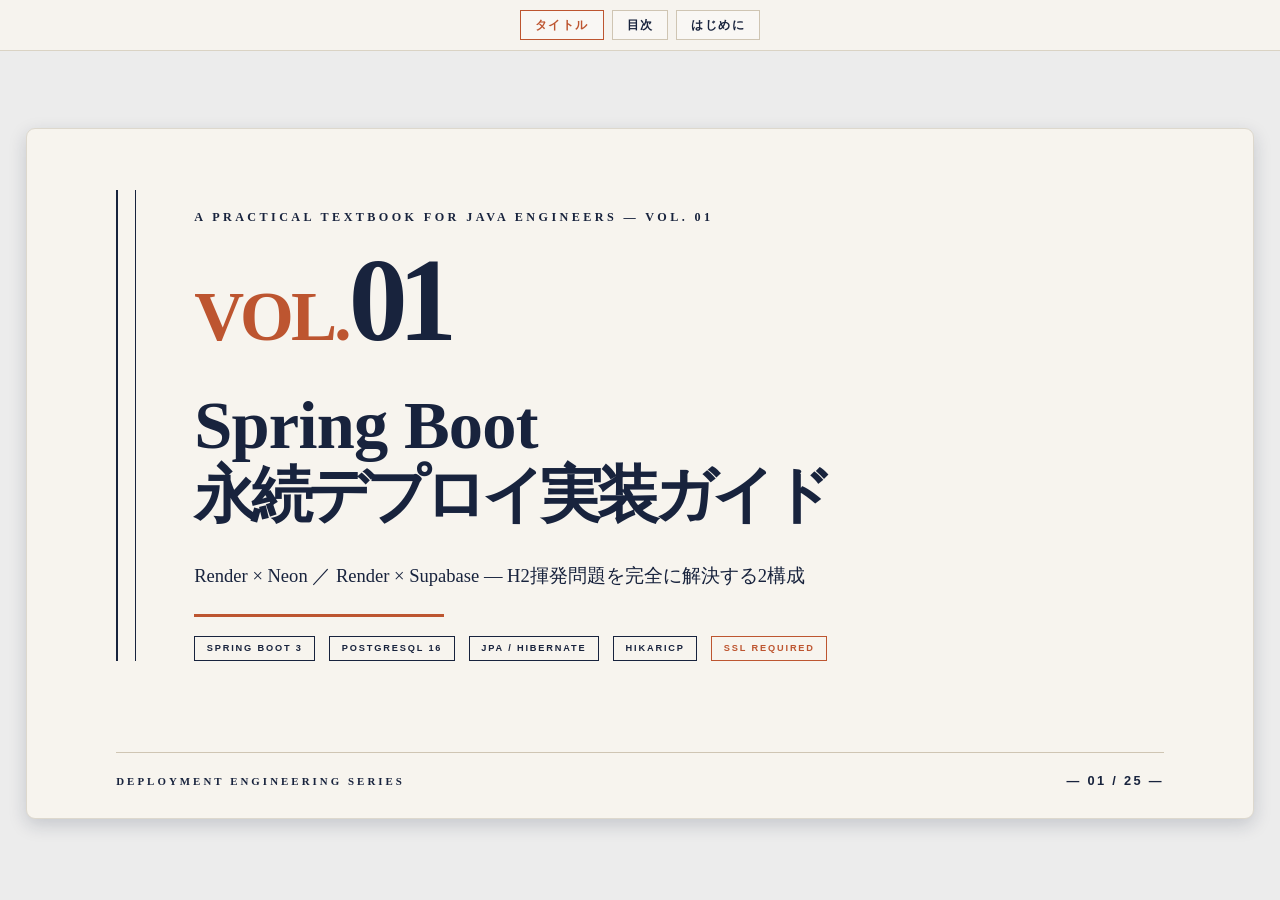
<file: index.html>
<!DOCTYPE html>
<html lang="ja">
<head>
  <meta charset="UTF-8">
  <meta name="viewport" content="width=device-width, initial-scale=1.0">
  <title>Spring Boot 永続デプロイ実装ガイド</title>
  <link rel="stylesheet" href="./styles.css">
</head>
<body>
  <header class="site-header" aria-label="ページ選択">
    <nav class="site-header__nav" aria-label="スライドナビゲーション">
      <a class="site-header__link site-header__link--active" href="./index.html">タイトル</a>
      <a class="site-header__link" href="./toc.html">目次</a>
      <a class="site-header__link" href="./preface.html">はじめに</a>
    </nav>
  </header>

  <main class="deck" aria-label="Spring Boot 永続デプロイ実装ガイド タイトル">
    <article class="slide slide--cover">
      <section class="cover" aria-labelledby="cover-title">
        <div class="cover__rule" aria-hidden="true"></div>
        <div class="cover__content">
          <p class="cover__eyebrow">A PRACTICAL TEXTBOOK FOR JAVA ENGINEERS — VOL. 01</p>
          <p class="cover__volume"><span class="cover__volume-label">VOL.</span><span class="cover__volume-number">01</span></p>
          <h1 class="cover__title" id="cover-title"><span class="cover__title-line cover__title-line--en">Spring Boot</span><span class="cover__title-line cover__title-line--ja">永続デプロイ実装ガイド</span></h1>
          <section class="cover__meta" aria-label="構成概要">
            <p class="cover__subtitle">Render × Neon ／ Render × Supabase — H2揮発問題を完全に解決する2構成</p>
            <span class="cover__divider" aria-hidden="true"></span>
            <ul class="cover__tags" aria-label="技術スタック">
              <li class="cover__tag">SPRING BOOT 3</li>
              <li class="cover__tag">POSTGRESQL 16</li>
              <li class="cover__tag">JPA / HIBERNATE</li>
              <li class="cover__tag">HIKARICP</li>
              <li class="cover__tag cover__tag--accent">SSL REQUIRED</li>
            </ul>
          </section>
        </div>
      </section>
      <footer class="slide__footer">
        <p class="slide__series">DEPLOYMENT ENGINEERING SERIES</p>
        <p class="slide__page">— 01 / 25 —</p>
      </footer>
    </article>
  </main>

  <script src="./script.js"></script>
</body>
</html>
</file>
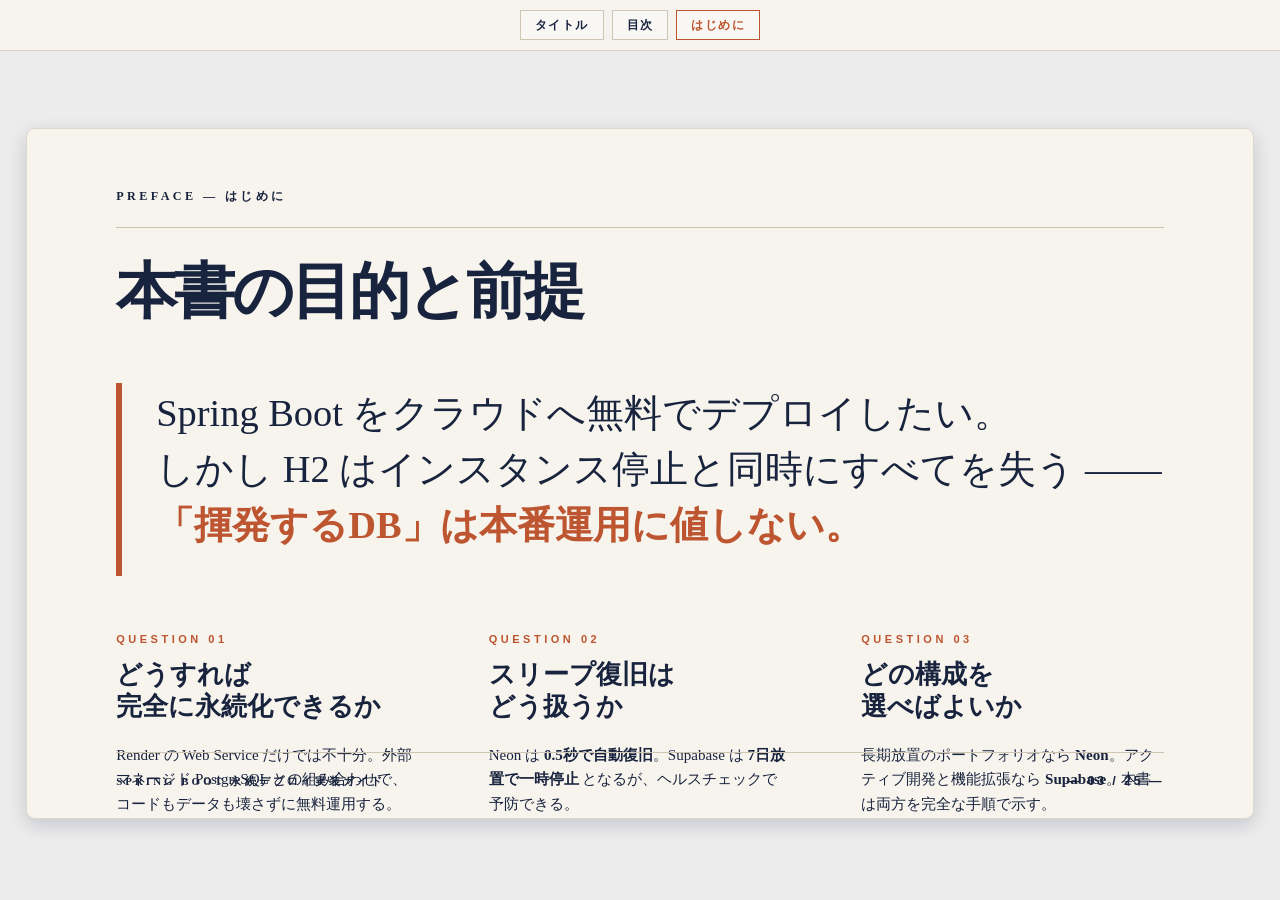
<file: preface.html>
<!DOCTYPE html>
<html lang="ja">
<head>
  <meta charset="UTF-8">
  <meta name="viewport" content="width=device-width, initial-scale=1.0">
  <title>はじめに | Spring Boot 永続デプロイ実装ガイド</title>
  <link rel="stylesheet" href="./styles.css">
</head>
<body>
  <header class="site-header" aria-label="ページ選択">
    <nav class="site-header__nav" aria-label="スライドナビゲーション">
      <a class="site-header__link" href="./index.html">タイトル</a>
      <a class="site-header__link" href="./toc.html">目次</a>
      <a class="site-header__link site-header__link--active" href="./preface.html">はじめに</a>
    </nav>
  </header>

  <main class="deck" aria-label="はじめに">
    <article class="slide slide--standard">
      <header class="slide__header">
        <p class="slide__kicker">PREFACE — はじめに</p>
      </header>

      <section class="preface" aria-labelledby="preface-title">
        <h1 class="preface__title" id="preface-title">本書の目的と前提</h1>
        <blockquote class="preface__quote">
          <p>Spring Boot をクラウドへ無料でデプロイしたい。</p>
          <p>しかし H2 はインスタンス停止と同時にすべてを失う ——</p>
          <p><strong>「揮発するDB」は本番運用に値しない。</strong></p>
        </blockquote>

        <section class="preface__questions" aria-label="本書で扱う問い">
          <article class="question-card">
            <p class="question-card__label">QUESTION 01</p>
            <h2 class="question-card__title">どうすれば<br>完全に永続化できるか</h2>
            <p class="question-card__text">Render の Web Service だけでは不十分。外部マネージド PostgreSQL との組み合わせで、コードもデータも壊さずに無料運用する。</p>
          </article>
          <article class="question-card">
            <p class="question-card__label">QUESTION 02</p>
            <h2 class="question-card__title">スリープ復旧は<br>どう扱うか</h2>
            <p class="question-card__text">Neon は <strong>0.5秒で自動復旧</strong>。Supabase は <strong>7日放置で一時停止</strong> となるが、ヘルスチェックで予防できる。</p>
          </article>
          <article class="question-card">
            <p class="question-card__label">QUESTION 03</p>
            <h2 class="question-card__title">どの構成を<br>選べばよいか</h2>
            <p class="question-card__text">長期放置のポートフォリオなら <strong>Neon</strong>。アクティブ開発と機能拡張なら <strong>Supabase</strong>。本書は両方を完全な手順で示す。</p>
          </article>
        </section>
      </section>

      <footer class="slide__footer">
        <p class="slide__series">SPRING BOOT 永続デプロイ実装ガイド</p>
        <p class="slide__page">— 03 / 25 —</p>
      </footer>
    </article>
  </main>

  <script src="./script.js"></script>
</body>
</html>
</file>
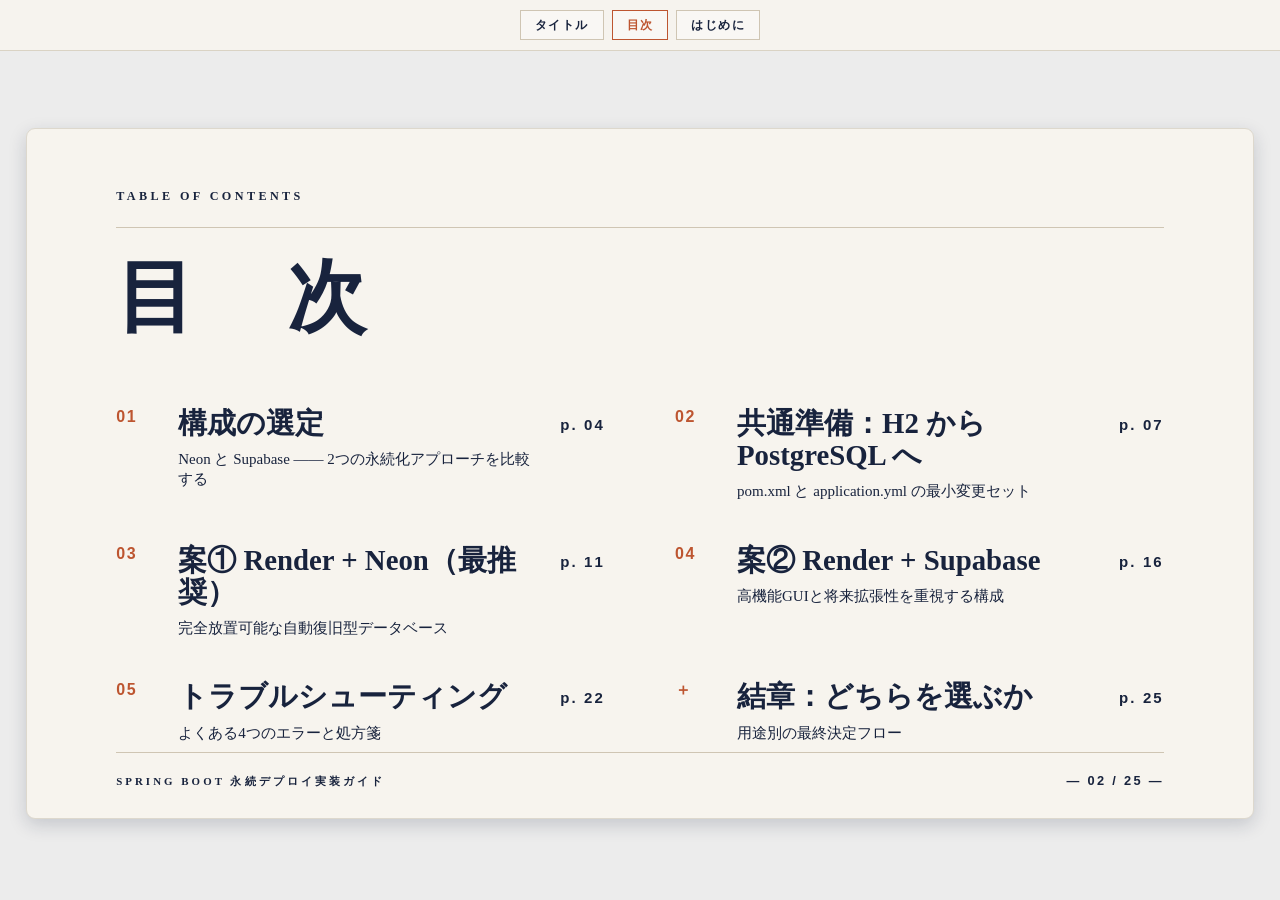
<file: toc.html>
<!DOCTYPE html>
<html lang="ja">
<head>
  <meta charset="UTF-8">
  <meta name="viewport" content="width=device-width, initial-scale=1.0">
  <title>目次 | Spring Boot 永続デプロイ実装ガイド</title>
  <link rel="stylesheet" href="./styles.css">
</head>
<body>
  <header class="site-header" aria-label="ページ選択">
    <nav class="site-header__nav" aria-label="スライドナビゲーション">
      <a class="site-header__link" href="./index.html">タイトル</a>
      <a class="site-header__link site-header__link--active" href="./toc.html">目次</a>
      <a class="site-header__link" href="./preface.html">はじめに</a>
    </nav>
  </header>

  <main class="deck" aria-label="目次">
    <article class="slide slide--standard">
      <header class="slide__header">
        <p class="slide__kicker">TABLE OF CONTENTS</p>
      </header>

      <section class="toc" aria-labelledby="toc-title">
        <h1 class="toc__title" id="toc-title"><span>目</span><span>次</span></h1>
        <ol class="toc__list">
          <li class="toc__item">
            <span class="toc__number">01</span>
            <span class="toc__body"><span class="toc__heading">構成の選定</span><span class="toc__description">Neon と Supabase —— 2つの永続化アプローチを比較する</span></span>
            <span class="toc__page">p. 04</span>
          </li>
          <li class="toc__item">
            <span class="toc__number">02</span>
            <span class="toc__body"><span class="toc__heading">共通準備：H2 から PostgreSQL へ</span><span class="toc__description">pom.xml と application.yml の最小変更セット</span></span>
            <span class="toc__page">p. 07</span>
          </li>
          <li class="toc__item">
            <span class="toc__number">03</span>
            <span class="toc__body"><span class="toc__heading">案① Render + Neon（最推奨）</span><span class="toc__description">完全放置可能な自動復旧型データベース</span></span>
            <span class="toc__page">p. 11</span>
          </li>
          <li class="toc__item">
            <span class="toc__number">04</span>
            <span class="toc__body"><span class="toc__heading">案② Render + Supabase</span><span class="toc__description">高機能GUIと将来拡張性を重視する構成</span></span>
            <span class="toc__page">p. 16</span>
          </li>
          <li class="toc__item">
            <span class="toc__number">05</span>
            <span class="toc__body"><span class="toc__heading">トラブルシューティング</span><span class="toc__description">よくある4つのエラーと処方箋</span></span>
            <span class="toc__page">p. 22</span>
          </li>
          <li class="toc__item">
            <span class="toc__number">＋</span>
            <span class="toc__body"><span class="toc__heading">結章：どちらを選ぶか</span><span class="toc__description">用途別の最終決定フロー</span></span>
            <span class="toc__page">p. 25</span>
          </li>
        </ol>
      </section>

      <footer class="slide__footer">
        <p class="slide__series">SPRING BOOT 永続デプロイ実装ガイド</p>
        <p class="slide__page">— 02 / 25 —</p>
      </footer>
    </article>
  </main>

  <script src="./script.js"></script>
</body>
</html>
</file>
<file: styles.css>
:root {
  --color-paper: #f7f4ee;
  --color-ink: #18233d;
  --color-accent: #bd5530;
  --color-line: #cfc5b3;
  --color-shadow: rgba(24, 35, 61, 0.18);
  --slide-width: min(96vw, 1536px);
  --font-serif: Georgia, "Times New Roman", "Yu Mincho", "Hiragino Mincho ProN", "Noto Serif JP", serif;
  --font-sans: "Helvetica Neue", Arial, "Hiragino Sans", "Yu Gothic", sans-serif;
}

* {
  box-sizing: border-box;
}

body {
  min-height: 100vh;
  margin: 0;
  color: var(--color-ink);
  background: #ececec;
  font-family: var(--font-serif);
}

.site-header {
  position: sticky;
  top: 0;
  z-index: 10;
  display: flex;
  justify-content: center;
  padding: 10px 16px;
  background: rgba(247, 244, 238, 0.92);
  border-bottom: 1px solid rgba(207, 197, 179, 0.7);
  backdrop-filter: blur(10px);
}

.site-header__nav {
  display: flex;
  gap: 8px;
  flex-wrap: wrap;
  justify-content: center;
}

.site-header__link {
  padding: 8px 14px;
  border: 1px solid var(--color-line);
  color: var(--color-ink);
  font: 700 12px/1 var(--font-sans);
  letter-spacing: 0.12em;
  text-decoration: none;
  text-transform: uppercase;
  background: rgba(255, 255, 255, 0.35);
}

.site-header__link--active,
.site-header__link:focus-visible,
.site-header__link:hover {
  border-color: var(--color-accent);
  color: var(--color-accent);
}

.deck {
  display: grid;
  place-items: center;
  min-height: calc(100vh - 55px);
  padding: 18px;
}

.slide {
  position: relative;
  width: var(--slide-width);
  aspect-ratio: 16 / 9;
  min-height: 620px;
  overflow: hidden;
  padding: clamp(44px, 4.8vw, 76px) clamp(72px, 7vw, 112px) clamp(92px, 7.2vw, 118px);
  background: var(--color-paper);
  border: 1px solid #ddd8cd;
  border-radius: 9px;
  box-shadow: 0 6px 18px var(--color-shadow);
}

.slide__header {
  border-bottom: 1px solid var(--color-line);
  padding-bottom: 24px;
}

.slide__kicker,
.cover__eyebrow,
.slide__series {
  margin: 0;
  font-weight: 700;
  letter-spacing: 0.28em;
  line-height: 1;
}

.slide__kicker {
  font-size: clamp(12px, 0.95vw, 16px);
}

.slide__footer {
  position: absolute;
  right: clamp(72px, 7vw, 112px);
  bottom: clamp(24px, 2.4vw, 34px);
  left: clamp(72px, 7vw, 112px);
  display: flex;
  align-items: center;
  justify-content: space-between;
  padding-top: 22px;
  border-top: 1px solid var(--color-line);
}

.slide__series {
  font-size: clamp(10px, 0.85vw, 14px);
}

.slide__page {
  margin: 0;
  font: 700 clamp(12px, 1vw, 16px)/1 var(--font-sans);
  letter-spacing: 0.18em;
}

.cover {
  display: grid;
  grid-template-columns: 30px 1fr;
  gap: 48px;
  min-height: 0;
}

.cover__rule {
  width: 20px;
  min-height: 100%;
  border-right: 1px solid var(--color-ink);
  border-left: 2px solid var(--color-ink);
}

.cover__content {
  padding-top: clamp(10px, 1.6vw, 24px);
}

.cover__eyebrow {
  font-size: clamp(11px, 0.95vw, 15px);
}

.cover__volume {
  display: flex;
  align-items: baseline;
  margin: clamp(22px, 2.3vw, 34px) 0 clamp(28px, 3.3vw, 46px);
  line-height: 0.82;
}

.cover__volume-label {
  color: var(--color-accent);
  font-size: clamp(46px, 5.4vw, 82px);
  font-weight: 700;
  letter-spacing: -0.04em;
}

.cover__volume-number {
  color: var(--color-ink);
  font-size: clamp(88px, 9.2vw, 140px);
  font-weight: 700;
  letter-spacing: -0.08em;
}

.cover__title {
  display: grid;
  gap: 4px;
  margin: 0 0 clamp(28px, 3vw, 42px);
  line-height: 1;
  letter-spacing: -0.04em;
}

.cover__title-line {
  display: block;
}

.cover__title-line--en {
  font-size: clamp(46px, 5.35vw, 82px);
  font-weight: 700;
}

.cover__title-line--ja {
  font-size: clamp(42px, 4.85vw, 74px);
  font-weight: 700;
  letter-spacing: -0.08em;
  white-space: nowrap;
}

.cover__meta {
  position: relative;
  z-index: 1;
}

.cover__subtitle {
  margin: 0;
  font-size: clamp(16px, 1.45vw, 22px);
  line-height: 1.25;
  white-space: nowrap;
}

.cover__divider {
  display: block;
  width: 250px;
  height: 3px;
  margin-top: clamp(18px, 2.1vw, 28px);
  background: var(--color-accent);
}

.cover__tags {
  display: flex;
  gap: 14px;
  flex-wrap: wrap;
  margin: clamp(14px, 1.5vw, 20px) 0 0;
  padding: 0;
  list-style: none;
}

.cover__tag {
  padding: clamp(5px, 0.55vw, 8px) clamp(10px, 0.9vw, 14px) clamp(5px, 0.5vw, 7px);
  border: 1px solid var(--color-ink);
  font: 700 clamp(9px, 0.72vw, 12px)/1 var(--font-sans);
  letter-spacing: 0.2em;
}

.cover__tag--accent {
  border-color: var(--color-accent);
  color: var(--color-accent);
}

.toc {
  padding-top: 30px;
}

.toc__title {
  display: flex;
  gap: 78px;
  margin: 0 0 70px;
  font-size: clamp(62px, 6.2vw, 96px);
  line-height: 1;
  letter-spacing: 0.18em;
}

.toc__list {
  display: grid;
  grid-template-columns: 1fr 1fr;
  column-gap: 70px;
  row-gap: 42px;
  margin: 0;
  padding: 0;
  list-style: none;
}

.toc__item {
  display: grid;
  grid-template-columns: 44px 1fr auto;
  gap: 18px;
  align-items: start;
}

.toc__number {
  color: var(--color-accent);
  font: 700 clamp(16px, 1.25vw, 22px)/1.3 var(--font-sans);
  letter-spacing: 0.1em;
}

.toc__body {
  min-width: 0;
}

.toc__heading,
.toc__description {
  display: block;
}

.toc__heading {
  margin-bottom: 10px;
  font-size: clamp(25px, 2.25vw, 38px);
  font-weight: 700;
  line-height: 1.12;
}

.toc__description {
  font-size: clamp(15px, 1.15vw, 20px);
  line-height: 1.35;
}

.toc__page {
  padding-top: 10px;
  font: 700 clamp(15px, 1.15vw, 20px)/1 var(--font-sans);
  letter-spacing: 0.14em;
  white-space: nowrap;
}

.preface {
  padding-top: 30px;
}

.preface__title {
  margin: 0 0 58px;
  font-size: clamp(44px, 4.8vw, 72px);
  line-height: 1.1;
  letter-spacing: -0.05em;
}

.preface__quote {
  margin: 0 0 58px;
  padding: 8px 0 16px 34px;
  border-left: 6px solid var(--color-accent);
}

.preface__quote p {
  margin: 0 0 12px;
  font-size: clamp(27px, 3vw, 44px);
  line-height: 1.15;
}

.preface__quote strong {
  color: var(--color-accent);
  font-weight: 700;
}

.preface__questions {
  display: grid;
  grid-template-columns: repeat(3, 1fr);
  gap: 70px;
}

.question-card__label {
  margin: 0 0 14px;
  color: var(--color-accent);
  font: 700 clamp(11px, 0.85vw, 14px)/1 var(--font-sans);
  letter-spacing: 0.32em;
}

.question-card__title {
  margin: 0 0 20px;
  font-size: clamp(23px, 2vw, 32px);
  line-height: 1.25;
}

.question-card__text {
  margin: 0;
  font-size: clamp(15px, 1.18vw, 20px);
  line-height: 1.65;
}

.question-card__text strong {
  font-weight: 700;
}

@media (max-height: 760px) and (min-width: 821px) {
  .deck {
    padding-block: 10px;
  }

  .slide {
    min-height: min(620px, calc(100dvh - 76px));
    padding-top: clamp(30px, 4.4vh, 44px);
    padding-bottom: clamp(78px, 11vh, 96px);
  }

  .cover {
    gap: 34px;
  }

  .cover__content {
    padding-top: 4px;
  }

  .cover__volume {
    margin-top: clamp(14px, 2.3vh, 24px);
    margin-bottom: clamp(16px, 3.4vh, 28px);
  }

  .cover__volume-label {
    font-size: clamp(42px, 9vh, 66px);
  }

  .cover__volume-number {
    font-size: clamp(80px, 16vh, 116px);
  }

  .cover__title {
    margin-bottom: clamp(18px, 3.5vh, 28px);
  }

  .cover__title-line--en {
    font-size: clamp(42px, 9vh, 66px);
  }

  .cover__title-line--ja {
    font-size: clamp(38px, 8vh, 58px);
  }

  .cover__subtitle {
    font-size: clamp(15px, 2.7vh, 19px);
  }

  .cover__divider {
    margin-top: clamp(12px, 2.5vh, 18px);
  }

  .cover__tags {
    gap: 10px;
    margin-top: clamp(10px, 2vh, 14px);
  }

  .cover__tag {
    padding: 5px 9px;
    font-size: clamp(8px, 1.6vh, 10px);
  }

  .slide__footer {
    bottom: clamp(18px, 3.4vh, 24px);
    padding-top: 14px;
  }
}

@media (max-width: 1180px) {
  .slide {
    min-height: auto;
    height: auto;
    padding: 7vw 7vw 86px;
  }

  .slide__footer {
    right: 7vw;
    left: 7vw;
  }

  .cover {
    grid-template-columns: 24px 1fr;
    gap: 36px;
  }

  .cover__volume {
    margin-bottom: 34px;
  }

  .cover__title-line--ja {
    white-space: normal;
  }

  .cover__subtitle {
    white-space: normal;
  }

  .toc__list,
  .preface__questions {
    gap: 34px;
  }
}

@media (max-width: 820px) {
  .deck {
    display: block;
    min-height: 0;
    padding: 12px;
  }

  .slide {
    display: flex;
    flex-direction: column;
    width: 100%;
    aspect-ratio: auto;
    min-height: calc(100dvh - 80px);
    overflow: visible;
    padding: 42px 24px 28px;
  }

  .slide__footer {
    position: static;
    margin-top: auto;
    padding-top: 18px;
  }

  .cover {
    grid-template-columns: 14px 1fr;
    gap: 24px;
    margin-bottom: 34px;
  }

  .cover__rule {
    width: 11px;
  }

  .cover__content {
    padding-top: 8px;
  }

  .cover__volume {
    margin: 24px 0 30px;
  }

  .cover__title {
    margin-bottom: 28px;
  }

  .cover__title-line--en {
    font-size: clamp(42px, 13vw, 58px);
  }

  .cover__title-line--ja {
    font-size: clamp(36px, 11vw, 50px);
  }

  .cover__tags {
    margin-bottom: 0;
  }

  .toc__title {
    gap: 36px;
    margin-bottom: 44px;
  }

  .toc__list,
  .preface__questions {
    grid-template-columns: 1fr;
  }

  .toc__item {
    grid-template-columns: 38px 1fr auto;
    gap: 12px;
  }

  .preface__quote {
    padding-left: 20px;
  }
}

@media (max-width: 560px) {
  .site-header__link {
    padding: 8px 10px;
    font-size: 11px;
  }

  .slide__footer {
    align-items: flex-start;
    flex-direction: column;
    gap: 14px;
  }

  .cover__divider {
    width: 160px;
  }

  .toc__item {
    grid-template-columns: 34px 1fr;
  }

  .toc__page {
    grid-column: 2;
    padding-top: 0;
  }
}
</file>
